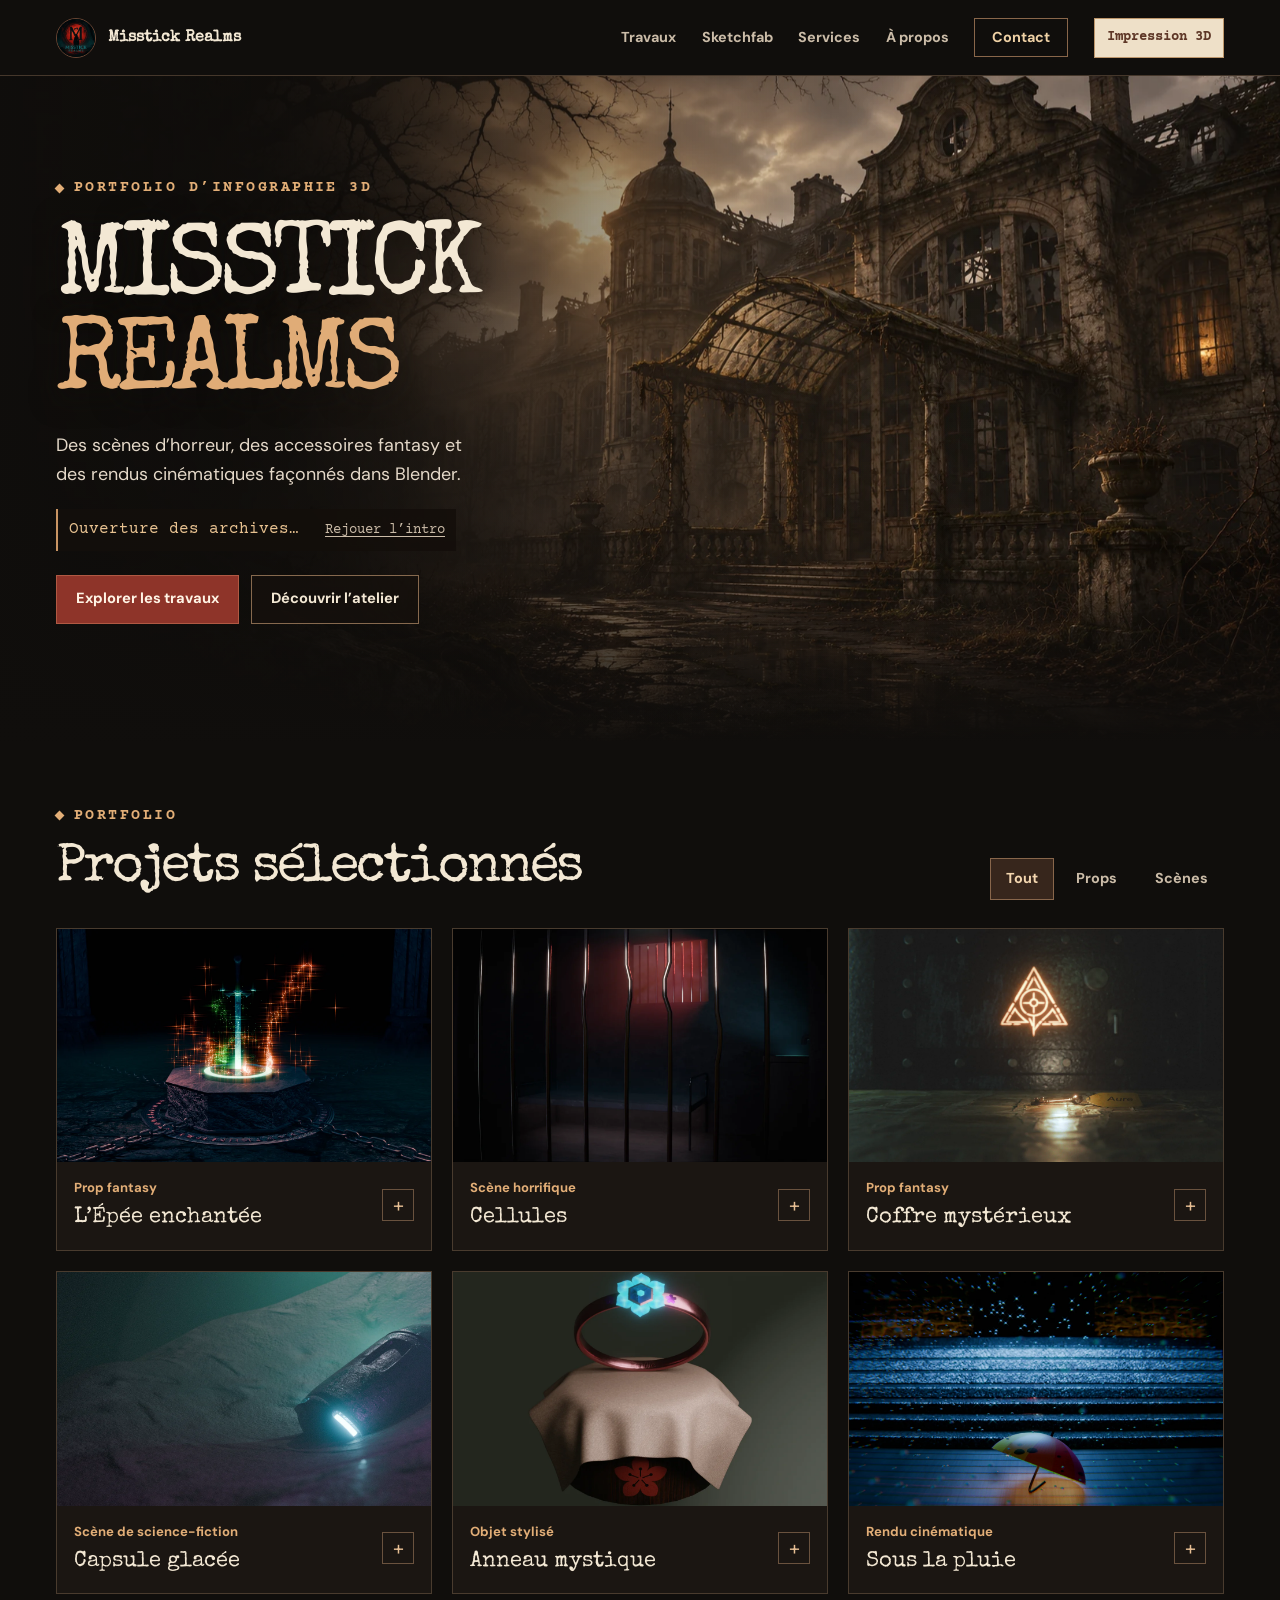
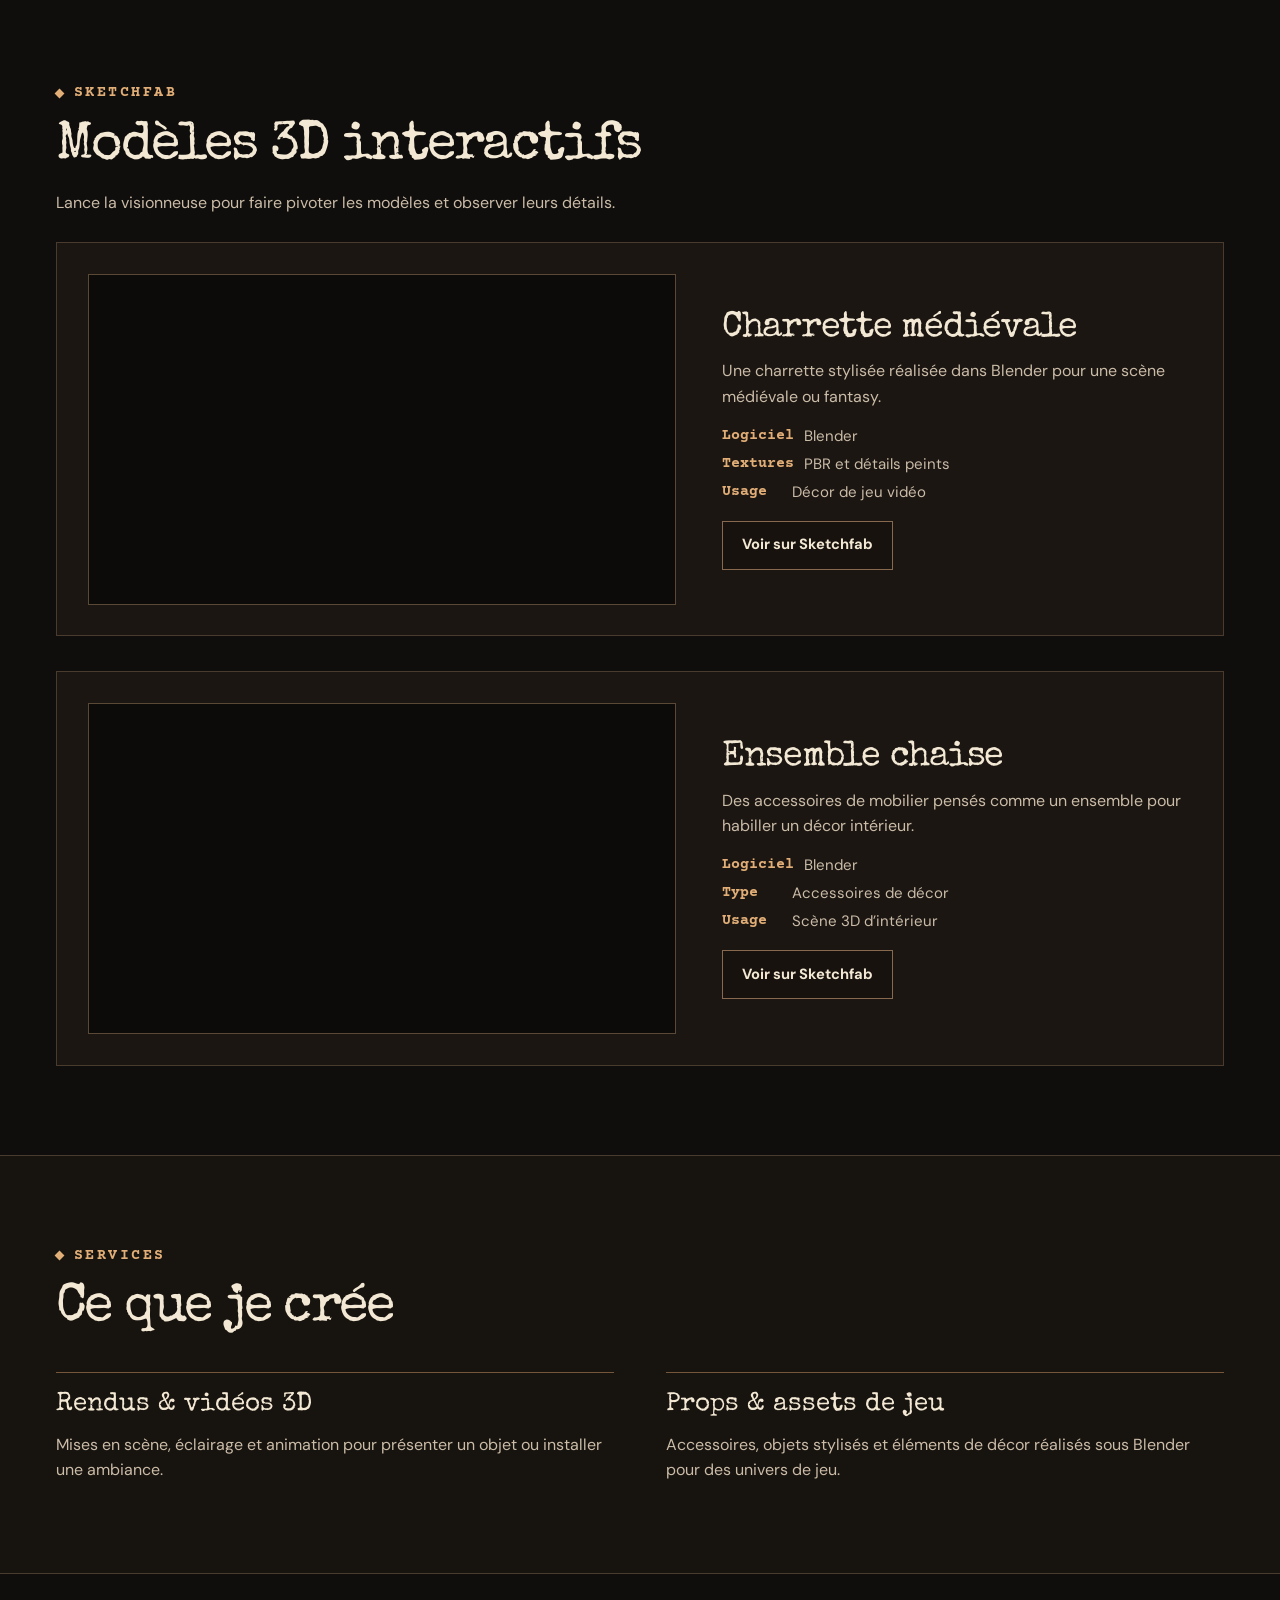
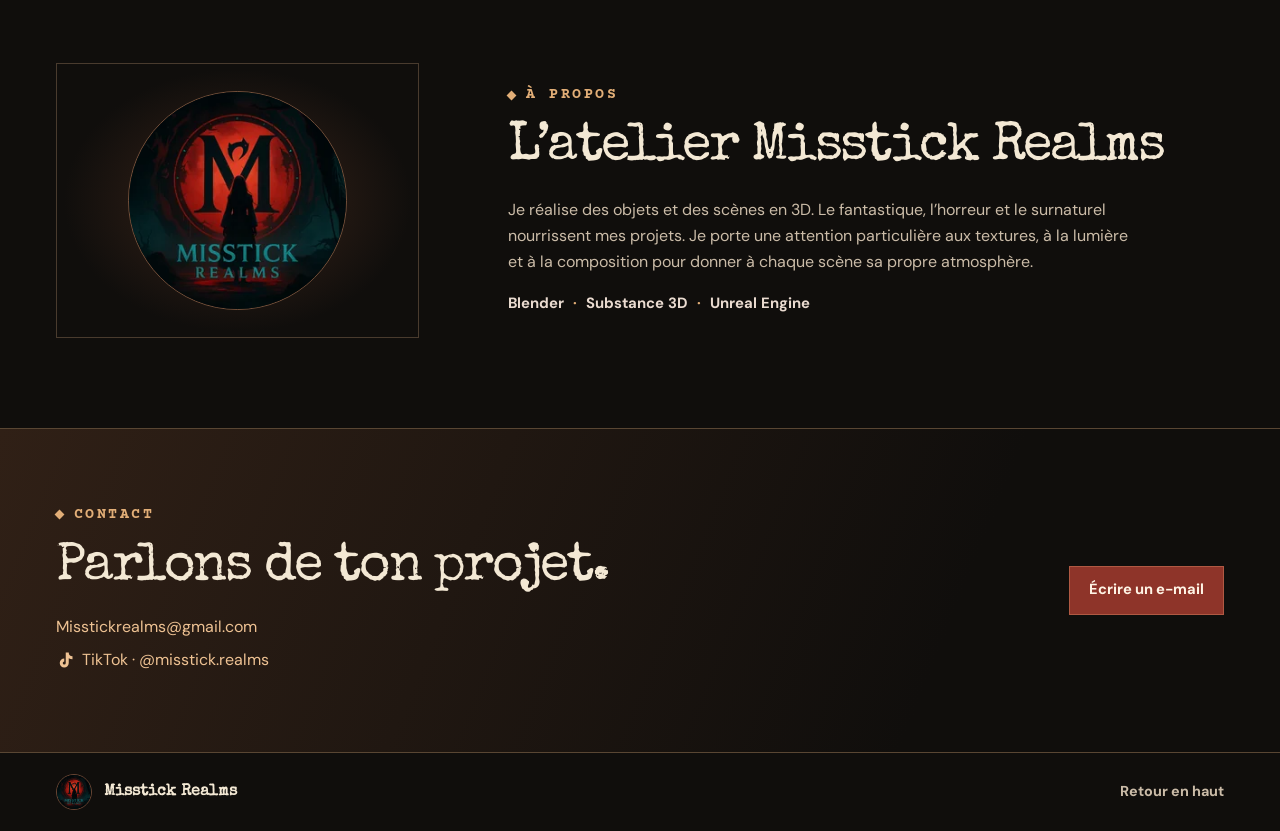
<file: index.html>
<!doctype html>
<html lang="fr">
<head>
  <meta charset="utf-8">
  <meta name="viewport" content="width=device-width, initial-scale=1">
  <meta name="theme-color" content="#100e0c">
  <meta name="description" content="Misstick Realms, portfolio d’infographie 3D. Props fantasy, assets de jeu, modèles interactifs et rendus cinématiques.">
  <title>Misstick Realms — Portfolio 3D</title>
  <link rel="icon" href="assets/logo.webp" type="image/webp">
  <link rel="preconnect" href="https://fonts.googleapis.com">
  <link rel="preconnect" href="https://fonts.gstatic.com" crossorigin>
  <link rel="stylesheet" href="https://fonts.googleapis.com/css2?family=Courier+Prime:wght@400;700&family=DM+Sans:wght@400;500;600;700&family=Special+Elite&display=swap">
  <link rel="stylesheet" href="styles.css">
  <script src="site.js" defer></script>
  <script src="atelier-motion.js" defer></script>
</head>
<body id="accueil">
  <a class="skip-link" href="#contenu">Aller au contenu</a>
  <header class="site-header">
    <div class="shell header-inner">
      <a class="brand" href="#accueil" aria-label="Misstick Realms, accueil">
        <img src="assets/logo.webp" width="40" height="40" alt="">
        <span>Misstick Realms</span>
      </a>
      <button class="menu-toggle" type="button" aria-expanded="false" aria-controls="navigation">Menu<span aria-hidden="true"></span></button>
      <nav id="navigation" class="site-nav" aria-label="Navigation principale">
        <a href="#travaux">Travaux</a>
        <a href="#sketchfab">Sketchfab</a>
        <a href="#services">Services</a>
        <a href="#atelier">À propos</a>
        <a class="nav-contact" href="#contact">Contact</a>
      </nav>
      <a class="print-tab" href="./impression-3d/index.html">Impression 3D</a>
    </div>
  </header>

  <main id="contenu">
    <section class="hero" aria-labelledby="hero-title">
      <img class="hero-art" src="assets/sanatorium.webp" alt="" width="1672" height="941" fetchpriority="high">
      <div class="shell hero-inner">
        <div class="hero-content">
          <p class="eyebrow"><span aria-hidden="true"></span>Portfolio d’infographie 3D</p>
          <h1 id="hero-title">Misstick <span>Realms</span></h1>
          <p class="hero-description">Des scènes d’horreur, des accessoires fantasy et des rendus cinématiques façonnés dans Blender.</p>
          <div class="intro-note">
            <p class="typed-message" data-typewriter>Ouverture des archives…</p>
            <button class="replay" type="button" data-replay hidden>Rejouer l’intro</button>
          </div>
          <div class="actions">
            <a class="button button-primary" href="#travaux">Explorer les travaux</a>
            <a class="button button-quiet" href="#atelier">Découvrir l’atelier</a>
          </div>
        </div>
      </div>
    </section>

    <section class="section portfolio" id="travaux" aria-labelledby="portfolio-title">
      <div class="shell">
        <div class="section-head" data-reveal>
          <div>
            <p class="eyebrow"><span aria-hidden="true"></span>Portfolio</p>
            <h2 id="portfolio-title">Projets sélectionnés</h2>
          </div>
          <div class="filters" role="group" aria-label="Filtrer les projets" hidden>
            <button type="button" data-filter="tout" aria-pressed="true">Tout</button>
            <button type="button" data-filter="prop" aria-pressed="false">Props</button>
            <button type="button" data-filter="scene" aria-pressed="false">Scènes</button>
          </div>
        </div>
        <p id="resultat" class="visually-hidden" role="status"></p>
        <div class="project-grid">
          <article class="project" data-category="prop" data-reveal>
            <a class="project-link" href="assets/epee.webp">
              <div class="project-media"><img src="assets/epee.webp" width="1440" height="810" alt="Épée et lueurs magiques au centre d’une salle sombre" loading="lazy"></div>
              <div class="project-caption"><div><p>Prop fantasy</p><h3>L’Épée enchantée</h3></div><span class="project-icon" aria-hidden="true">+</span></div>
            </a>
            <p class="project-description" hidden>Une épée fantasy mise en scène dans Blender. Des lueurs colorées éclairent la lame et le socle au milieu d’une salle obscure.</p>
          </article>
          <article class="project" data-category="scene" data-reveal>
            <a class="project-link" href="assets/cellules.webp">
              <div class="project-media"><img src="assets/cellules.webp" width="1440" height="810" alt="Barreaux de cellules baignés de lumière rouge et bleue" loading="lazy"></div>
              <div class="project-caption"><div><p>Scène horrifique</p><h3>Cellules</h3></div><span class="project-icon" aria-hidden="true">+</span></div>
            </a>
            <p class="project-description" hidden>Une scène qui laisse l’éclairage raconter l’espace. Les reflets sur les barreaux et la lumière rouge dessinent les seuls repères dans la pénombre.</p>
          </article>
          <article class="project" data-category="prop" data-reveal>
            <a class="project-link" href="assets/coffre.webp">
              <div class="project-media"><img src="assets/coffre.webp" width="1440" height="810" alt="Symbole doré lumineux sur la face d’un coffre sombre" loading="lazy"></div>
              <div class="project-caption"><div><p>Prop fantasy</p><h3>Coffre mystérieux</h3></div><span class="project-icon" aria-hidden="true">+</span></div>
            </a>
            <p class="project-description" hidden>Un accessoire fantasy éclairé par son propre symbole. Le motif doré se reflète sur le sol et attire le regard vers le coffre.</p>
          </article>
          <article class="project" data-category="scene" data-reveal>
            <a class="project-link" href="assets/capsule.webp">
              <div class="project-media"><img src="assets/capsule.webp" width="1440" height="810" alt="Capsule futuriste à la lumière bleue dans un paysage glacé" loading="lazy"></div>
              <div class="project-caption"><div><p>Scène de science-fiction</p><h3>Capsule glacée</h3></div><span class="project-icon" aria-hidden="true">+</span></div>
            </a>
            <p class="project-description" hidden>Une capsule isolée dans un paysage froid. Sa lumière bleue tranche avec le brouillard et révèle le relief autour d’elle.</p>
          </article>
          <article class="project" data-category="prop" data-reveal>
            <a class="project-link" href="assets/bague.webp">
              <div class="project-media"><img src="assets/bague.webp" width="1440" height="810" alt="Anneau métallique orné d’une pierre bleue lumineuse" loading="lazy"></div>
              <div class="project-caption"><div><p>Objet stylisé</p><h3>Anneau mystique</h3></div><span class="project-icon" aria-hidden="true">+</span></div>
            </a>
            <p class="project-description" hidden>Un anneau stylisé dont les reflets métalliques captent la lumière de la pierre bleue.</p>
          </article>
          <article class="project" data-category="scene" data-reveal>
            <a class="project-link" href="assets/parapluie.webp">
              <div class="project-media"><img src="assets/parapluie.webp" width="1440" height="810" alt="Parapluie coloré au pied d’un escalier mouillé" loading="lazy"></div>
              <div class="project-caption"><div><p>Rendu cinématique</p><h3>Sous la pluie</h3></div><span class="project-icon" aria-hidden="true">+</span></div>
            </a>
            <p class="project-description" hidden>Un parapluie aux couleurs chaudes devant un escalier éclairé en bleu. L’eau et les reflets lient le premier plan au décor.</p>
          </article>
        </div>
      </div>
    </section>

    <section class="section sketchfab" id="sketchfab" aria-labelledby="sketchfab-title">
      <div class="shell">
        <div data-reveal>
          <p class="eyebrow"><span aria-hidden="true"></span>Sketchfab</p>
          <h2 id="sketchfab-title">Modèles 3D interactifs</h2>
          <p class="sketchfab-intro">Lance la visionneuse pour faire pivoter les modèles et observer leurs détails.</p>
        </div>
        <div class="asset-list">
          <article class="asset-card" aria-labelledby="charrette-title">
            <iframe class="sketchfab-viewer" title="Charrette médiévale, modèle 3D interactif" src="https://sketchfab.com/models/15ff65707404481cab5d9d9989e6b5a0/embed" width="640" height="360" loading="lazy" allow="autoplay; fullscreen; xr-spatial-tracking" allowfullscreen></iframe>
            <div class="asset-info">
              <h3 id="charrette-title">Charrette médiévale</h3>
              <p>Une charrette stylisée réalisée dans Blender pour une scène médiévale ou fantasy.</p>
              <dl class="asset-details">
                <div><dt>Logiciel</dt><dd>Blender</dd></div>
                <div><dt>Textures</dt><dd>PBR et détails peints</dd></div>
                <div><dt>Usage</dt><dd>Décor de jeu vidéo</dd></div>
              </dl>
              <a class="button button-quiet" href="https://sketchfab.com/3d-models/misstick-charrette-15ff65707404481cab5d9d9989e6b5a0" aria-label="Voir la charrette médiévale sur Sketchfab">Voir sur Sketchfab</a>
            </div>
          </article>
          <article class="asset-card" aria-labelledby="chaise-title">
            <iframe class="sketchfab-viewer" title="Ensemble chaise, modèle 3D interactif" src="https://sketchfab.com/models/a83287da28b44d74a37ad2fe98fa6711/embed" width="640" height="360" loading="lazy" allow="autoplay; fullscreen; xr-spatial-tracking" allowfullscreen></iframe>
            <div class="asset-info">
              <h3 id="chaise-title">Ensemble chaise</h3>
              <p>Des accessoires de mobilier pensés comme un ensemble pour habiller un décor intérieur.</p>
              <dl class="asset-details">
                <div><dt>Logiciel</dt><dd>Blender</dd></div>
                <div><dt>Type</dt><dd>Accessoires de décor</dd></div>
                <div><dt>Usage</dt><dd>Scène 3D d’intérieur</dd></div>
              </dl>
              <a class="button button-quiet" href="https://sketchfab.com/3d-models/ensemble-chaise-bou-a83287da28b44d74a37ad2fe98fa6711" aria-label="Voir l’ensemble chaise sur Sketchfab">Voir sur Sketchfab</a>
            </div>
          </article>
        </div>
      </div>
    </section>

    <section class="section services" id="services" aria-labelledby="services-title">
      <div class="shell">
        <p class="eyebrow"><span aria-hidden="true"></span>Services</p>
        <h2 id="services-title">Ce que je crée</h2>
        <dl class="service-list" data-reveal>
          <div><dt>Rendus &amp; vidéos 3D</dt><dd>Mises en scène, éclairage et animation pour présenter un objet ou installer une ambiance.</dd></div>
          <div><dt>Props &amp; assets de jeu</dt><dd>Accessoires, objets stylisés et éléments de décor réalisés sous Blender pour des univers de jeu.</dd></div>
        </dl>
      </div>
    </section>

    <section class="section about" id="atelier" aria-labelledby="about-title">
      <div class="shell about-inner" data-reveal>
        <div class="about-mark"><img src="assets/logo.webp" width="240" height="240" alt="Emblème Misstick Realms" loading="lazy"></div>
        <div>
          <p class="eyebrow"><span aria-hidden="true"></span>À propos</p>
          <h2 id="about-title">L’atelier Misstick Realms</h2>
          <p>Je réalise des objets et des scènes en 3D. Le fantastique, l’horreur et le surnaturel nourrissent mes projets. Je porte une attention particulière aux textures, à la lumière et à la composition pour donner à chaque scène sa propre atmosphère.</p>
          <p class="tools">Blender <span aria-hidden="true">·</span> Substance 3D <span aria-hidden="true">·</span> Unreal Engine</p>
        </div>
      </div>
    </section>

    <section class="contact" id="contact" aria-labelledby="contact-title">
      <div class="shell contact-inner">
        <div>
          <p class="eyebrow"><span aria-hidden="true"></span>Contact</p>
          <h2 id="contact-title">Parlons de ton projet.</h2>
          <a class="email" href="mailto:Misstickrealms@gmail.com">Misstickrealms@gmail.com</a>
          <a class="tiktok-link" href="https://www.tiktok.com/@misstick.realms" target="_blank" rel="noopener">
            <svg width="18" height="18" viewBox="0 0 24 24" fill="currentColor" aria-hidden="true" focusable="false"><path d="M13 2h4a5 5 0 0 0 5 5v4a9 9 0 0 1-5-1.5V16a6 6 0 1 1-6-6v4a2 2 0 1 0 2 2V2Z"/></svg>
            <span>TikTok · @misstick.realms</span>
          </a>
        </div>
        <a class="button button-primary" href="mailto:Misstickrealms@gmail.com?subject=Projet%203D%20%E2%80%94%20Misstick%20Realms">Écrire un e-mail</a>
      </div>
    </section>
  </main>

  <footer class="site-footer">
    <div class="shell footer-inner">
      <a class="brand" href="#accueil"><img src="assets/logo.webp" width="36" height="36" alt=""><span>Misstick Realms</span></a>
      <a href="#accueil">Retour en haut</a>
    </div>
  </footer>

  <dialog class="project-dialog" aria-labelledby="detail-title">
    <div class="detail-toolbar"><button class="detail-close" type="button" aria-label="Fermer le projet" autofocus>×</button></div>
    <img class="detail-image" alt="">
    <div class="detail-copy">
      <p class="eyebrow" id="detail-category"></p>
      <h2 id="detail-title"></h2>
      <p id="detail-description"></p>
    </div>
  </dialog>
</body>
</html>
</file>
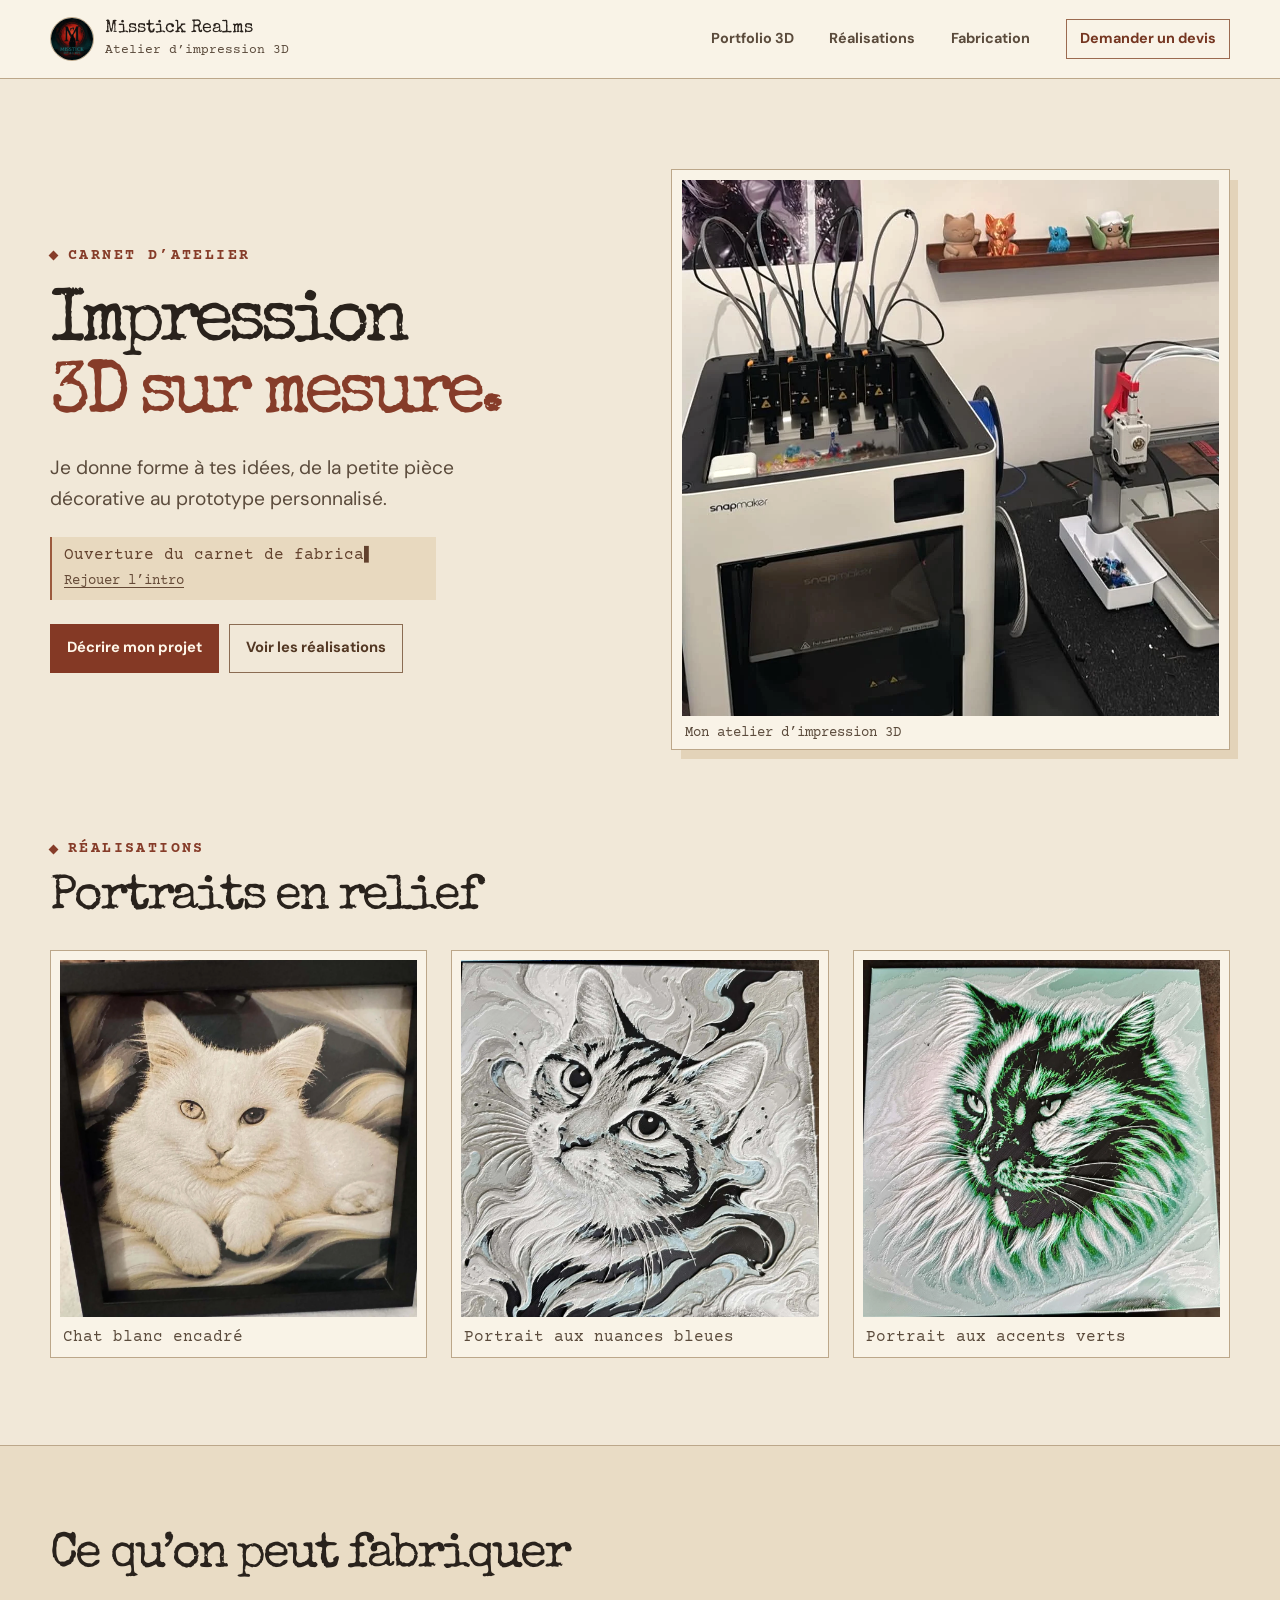
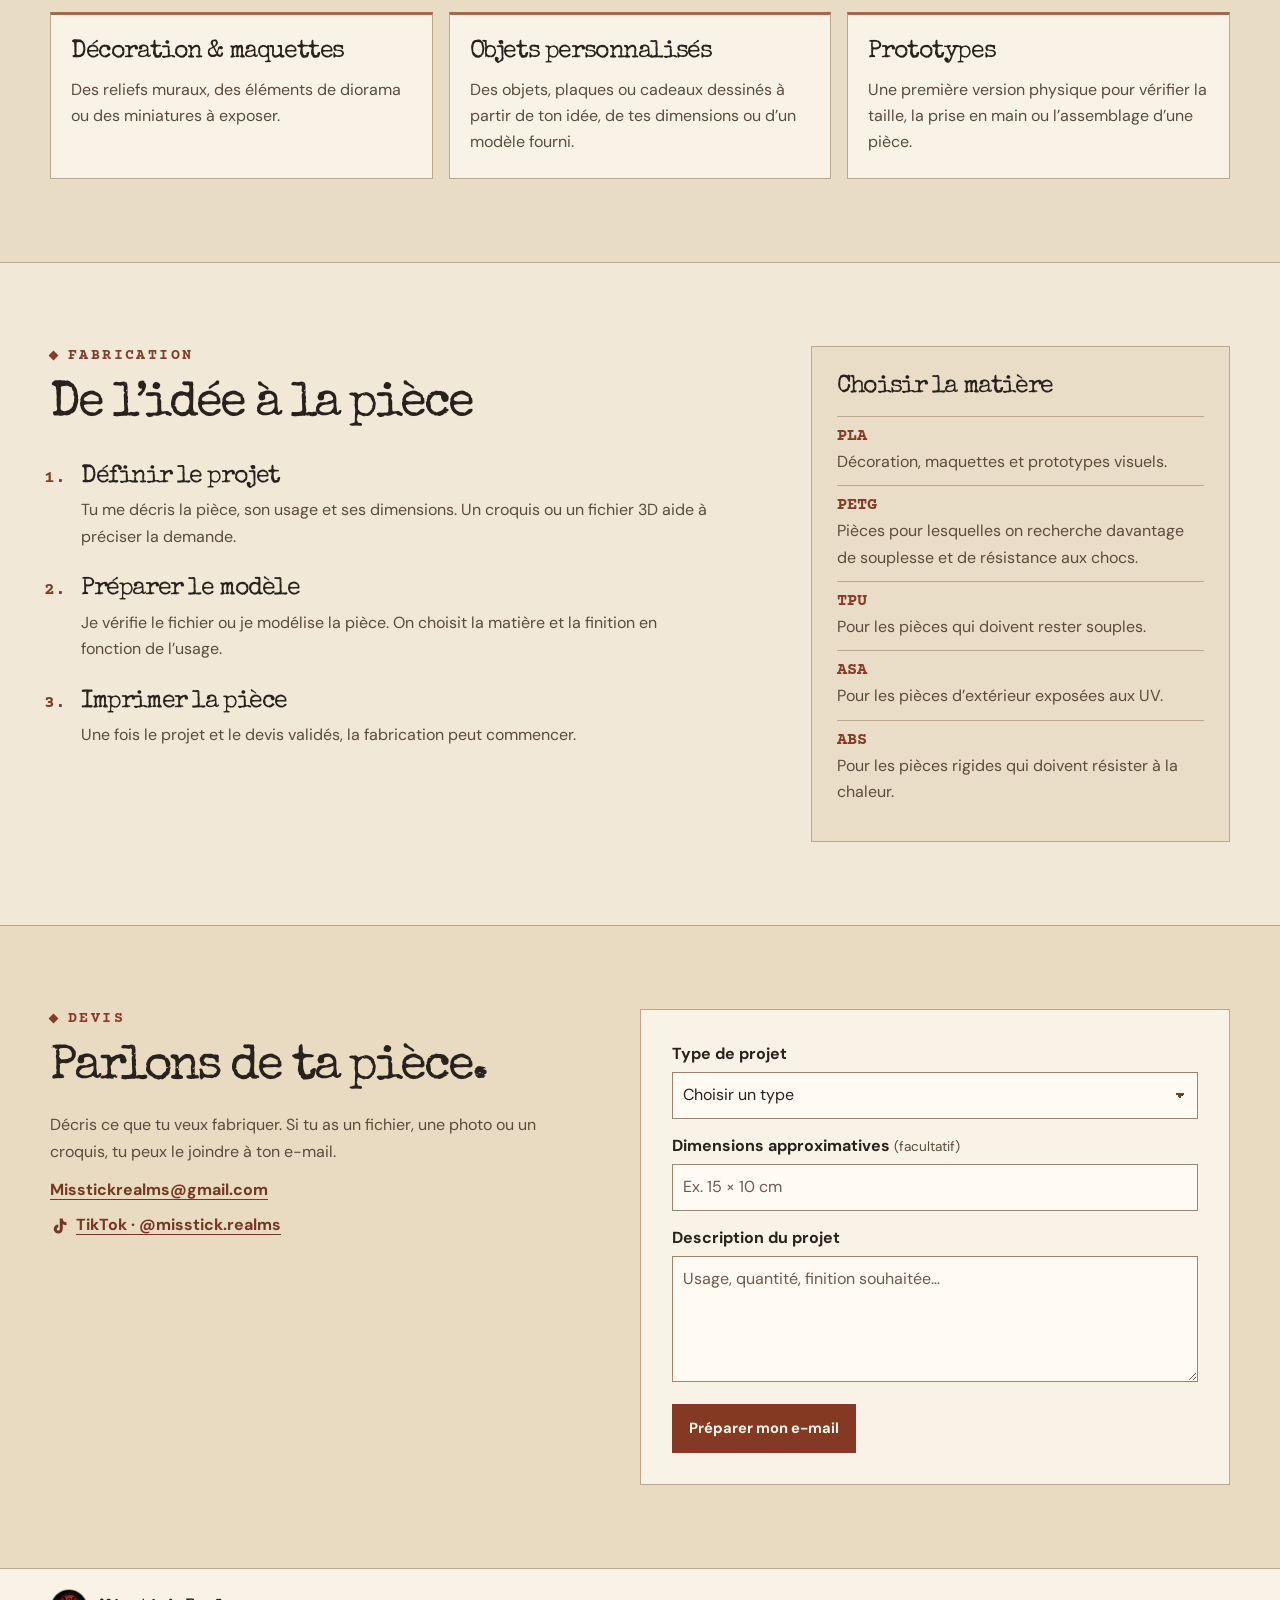
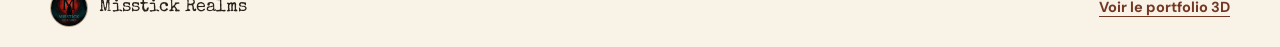
<file: impression-3d/index.html>
<!doctype html>
<html lang="fr">
<head>
  <meta charset="utf-8">
  <meta name="viewport" content="width=device-width, initial-scale=1">
  <meta name="theme-color" content="#f0e5d0">
  <meta name="description" content="Atelier d’impression 3D Misstick Realms. Pièces décoratives, prototypes et objets personnalisés, du modèle numérique à l’objet.">
  <title>Misstick Realms — Impression 3D sur mesure</title>
  <link rel="icon" href="assets/logo.webp" type="image/webp">
  <link rel="preconnect" href="https://fonts.googleapis.com">
  <link rel="preconnect" href="https://fonts.gstatic.com" crossorigin>
  <link rel="stylesheet" href="https://fonts.googleapis.com/css2?family=Courier+Prime:wght@400;700&family=DM+Sans:wght@400;500;600;700&family=Special+Elite&display=swap">
  <link rel="stylesheet" href="styles.css">
  <script src="atelier-motion.js" defer></script>
  <script src="quote.js" defer></script>
</head>
<body id="accueil">
  <a class="skip-link" href="#contenu">Aller au contenu</a>
  <header class="header">
    <div class="shell header-inner">
      <a class="brand" href="#accueil">
        <img src="assets/logo.webp" width="44" height="44" alt="">
        <span>Misstick Realms <small>Atelier d’impression 3D</small></span>
      </a>
      <nav aria-label="Navigation principale">
        <a href="../index.html">Portfolio 3D</a>
        <a href="#realisations">Réalisations</a>
        <a href="#fabrication">Fabrication</a>
        <a class="nav-quote" href="#devis">Demander un devis</a>
      </nav>
    </div>
  </header>

  <main id="contenu">
    <section class="shell hero" aria-labelledby="hero-title">
      <div class="hero-copy">
        <p class="eyebrow">Carnet d’atelier</p>
        <h1 id="hero-title">Impression <span>3D sur mesure.</span></h1>
        <p class="lead">Je donne forme à tes idées, de la petite pièce décorative au prototype personnalisé.</p>
        <div class="intro-note">
          <p class="typed-message" data-typewriter>Ouverture du carnet de fabrication…</p>
          <button class="replay" type="button" hidden data-replay>Rejouer l’intro</button>
        </div>
        <div class="actions">
          <a class="button button-primary" href="#devis">Décrire mon projet</a>
          <a class="button button-outline" href="#realisations">Voir les réalisations</a>
        </div>
      </div>
      <figure class="hero-photo">
        <div><img src="assets/atelier-imprimantes.webp" width="1040" height="1848" fetchpriority="high" alt="Deux imprimantes 3D sur l’établi, sous une étagère de petites figurines colorées"></div>
        <figcaption>Mon atelier d’impression 3D</figcaption>
      </figure>
    </section>

    <section class="shell gallery" id="realisations" aria-labelledby="gallery-title">
      <p class="eyebrow">Réalisations</p>
      <h2 id="gallery-title">Portraits en relief</h2>
      <div class="gallery-grid" data-reveal>
        <figure class="gallery-print">
          <div class="print-photo">
            <img src="assets/portrait-chat-encadre.webp" width="1200" height="1600" alt="Portrait en relief d’un chat blanc aux yeux de couleurs différentes, dans un cadre noir" loading="lazy">
          </div>
          <figcaption>Chat blanc encadré</figcaption>
        </figure>
        <figure class="gallery-print">
          <div class="print-photo print-photo-blue">
            <img src="assets/portrait-chat-bleu.webp" width="1200" height="1600" alt="Portrait de chat tigré en relief, avec des touches bleu pâle" loading="lazy">
          </div>
          <figcaption>Portrait aux nuances bleues</figcaption>
        </figure>
        <figure class="gallery-print">
          <div class="print-photo print-photo-green">
            <img src="assets/portrait-chat-vert.webp" width="1200" height="1600" alt="Portrait de chat en relief, en vert, blanc et noir" loading="lazy">
          </div>
          <figcaption>Portrait aux accents verts</figcaption>
        </figure>
      </div>
    </section>

    <section class="section works" id="creations" aria-labelledby="works-title">
      <div class="shell">
        <h2 id="works-title" data-reveal>Ce qu’on peut fabriquer</h2>
        <div class="works-grid">
          <article data-reveal>
            <h3>Décoration &amp; maquettes</h3>
            <p>Des reliefs muraux, des éléments de diorama ou des miniatures à exposer.</p>
          </article>
          <article data-reveal>
            <h3>Objets personnalisés</h3>
            <p>Des objets, plaques ou cadeaux dessinés à partir de ton idée, de tes dimensions ou d’un modèle fourni.</p>
          </article>
          <article data-reveal>
            <h3>Prototypes</h3>
            <p>Une première version physique pour vérifier la taille, la prise en main ou l’assemblage d’une pièce.</p>
          </article>
        </div>
      </div>
    </section>

    <section class="section" id="fabrication" aria-labelledby="process-title">
      <div class="shell process">
        <div>
          <p class="eyebrow">Fabrication</p>
          <h2 id="process-title">De l’idée à la pièce</h2>
          <ol class="steps" data-reveal>
            <li><h3>Définir le projet</h3><p>Tu me décris la pièce, son usage et ses dimensions. Un croquis ou un fichier 3D aide à préciser la demande.</p></li>
            <li><h3>Préparer le modèle</h3><p>Je vérifie le fichier ou je modélise la pièce. On choisit la matière et la finition en fonction de l’usage.</p></li>
            <li><h3>Imprimer la pièce</h3><p>Une fois le projet et le devis validés, la fabrication peut commencer.</p></li>
          </ol>
        </div>
        <aside class="material-note" data-reveal aria-labelledby="materials-title">
          <h3 id="materials-title">Choisir la matière</h3>
          <dl>
            <div><dt>PLA</dt><dd>Décoration, maquettes et prototypes visuels.</dd></div>
            <div><dt>PETG</dt><dd>Pièces pour lesquelles on recherche davantage de souplesse et de résistance aux chocs.</dd></div>
            <div><dt>TPU</dt><dd>Pour les pièces qui doivent rester souples.</dd></div>
            <div><dt>ASA</dt><dd>Pour les pièces d’extérieur exposées aux UV.</dd></div>
            <div><dt>ABS</dt><dd>Pour les pièces rigides qui doivent résister à la chaleur.</dd></div>
          </dl>
        </aside>
      </div>
    </section>

    <section class="section quote" id="devis" aria-labelledby="quote-title">
      <div class="shell quote-layout">
        <div>
          <p class="eyebrow">Devis</p>
          <h2 id="quote-title">Parlons de ta pièce.</h2>
          <p>Décris ce que tu veux fabriquer. Si tu as un fichier, une photo ou un croquis, tu peux le joindre à ton e-mail.</p>
          <div class="contact-links">
            <a class="text-link" href="mailto:Misstickrealms@gmail.com">Misstickrealms@gmail.com</a>
            <a class="text-link tiktok-link" href="https://www.tiktok.com/@misstick.realms" target="_blank" rel="noopener">
              <svg width="18" height="18" viewBox="0 0 24 24" fill="currentColor" aria-hidden="true" focusable="false"><path d="M13 2h4a5 5 0 0 0 5 5v4a9 9 0 0 1-5-1.5V16a6 6 0 1 1-6-6v4a2 2 0 1 0 2 2V2Z"/></svg>
              <span>TikTok · @misstick.realms</span>
            </a>
          </div>
        </div>
        <form id="quote-form" class="quote-form" hidden>
          <div>
            <label for="kind">Type de projet</label>
            <select id="kind" name="kind" required>
              <option value="">Choisir un type</option>
              <option>Décoration ou maquette</option>
              <option>Objet personnalisé</option>
              <option>Prototype</option>
              <option>Autre</option>
            </select>
          </div>
          <div>
            <label for="size">Dimensions approximatives <span>(facultatif)</span></label>
            <input id="size" name="size" type="text" maxlength="120" placeholder="Ex. 15 × 10 cm">
          </div>
          <div>
            <label for="description">Description du projet</label>
            <textarea id="description" name="description" rows="4" maxlength="1600" required placeholder="Usage, quantité, finition souhaitée…"></textarea>
          </div>
          <button class="button button-primary" type="submit">Préparer mon e-mail</button>
          <div class="draft" id="draft" hidden>
            <label for="draft-text">Brouillon de la demande</label>
            <textarea id="draft-text" rows="7" readonly></textarea>
            <a class="text-link" id="open-mail" href="mailto:Misstickrealms@gmail.com">Ouvrir dans ma messagerie</a>
            <p>Tu peux aussi copier le brouillon ci-dessus.</p>
          </div>
        </form>
      </div>
    </section>
  </main>

  <footer class="footer">
    <div class="shell footer-inner">
      <a class="brand" href="#accueil">
        <img src="assets/logo.webp" width="38" height="38" alt="">
        <span>Misstick Realms</span>
      </a>
      <a class="text-link" href="../index.html">Voir le portfolio 3D</a>
    </div>
  </footer>
</body>
</html>
</file>
<file: styles.css>
:root {
  color-scheme: dark;
  --background: #100e0c;
  --panel: #1b1612;
  --text: #f3e8d4;
  --muted: #cbbca8;
  --accent: #e2ae77;
  --line: #493b2e;
  --display: "Special Elite", "Courier New", monospace;
  --mono: "Courier Prime", "Courier New", monospace;
  --body: "DM Sans", system-ui, sans-serif;
}

*, *::before, *::after { box-sizing: border-box; }
body {
  margin: 0;
  background: var(--background);
  color: var(--text);
  font: 1rem/1.6 var(--body);
}
img { display: block; max-width: 100%; }
a { color: inherit; text-decoration: none; }
button { font: inherit; color: inherit; cursor: pointer; }
p, h1, h2, h3, dl, dd { margin: 0; }
[hidden] { display: none !important; }
:focus-visible { outline: 2px solid var(--accent); outline-offset: 5px; }

.shell { width: min(100% - 112px, 1248px); margin-inline: auto; }
.skip-link {
  position: fixed;
  z-index: 10;
  inset: 12px auto auto 12px;
  transform: translateY(-180%);
  padding: 10px 18px;
  background: var(--text);
  color: var(--background);
}
.skip-link:focus { transform: translateY(0); }
.visually-hidden {
  position: absolute;
  width: 1px;
  height: 1px;
  overflow: hidden;
  clip-path: inset(50%);
  white-space: nowrap;
}

.site-header { position: relative; z-index: 2; background: #100e0c; border-bottom: 1px solid #45372b; }
.footer-inner { display: flex; justify-content: space-between; align-items: center; gap: 24px; }
.header-inner {
  display: grid;
  grid-template-columns: auto minmax(0, 1fr) auto;
  align-items: center;
  gap: clamp(12px, 2vw, 32px);
  min-height: 75px;
}
.brand { display: inline-flex; align-items: center; gap: 12px; font: 700 1rem/1.25 var(--display); }
.brand img {
  border-radius: 50%;
  border: 1px solid #694533;
  object-fit: cover;
  object-position: center 42%;
  flex: none;
}
.site-nav { display: flex; gap: clamp(15px, 2vw, 31px); align-items: center; justify-content: flex-end; }
.site-nav a, .footer-inner > a:last-child { color: var(--muted); font-size: .9rem; font-weight: 700; }
.site-nav a:hover, .footer-inner > a:last-child:hover { color: var(--text); }
.site-nav .nav-contact {
  padding: 7px 17px;
  border: 1px solid #89664a;
  color: #efd1a5;
}
.site-nav .nav-contact:hover { border-color: var(--accent); }
.print-tab {
  display: inline-flex;
  align-items: center;
  justify-content: center;
  min-height: 40px;
  padding: 6px 12px;
  border: 1px solid #bd966b;
  background: #eee0c8;
  color: #5e3727;
  font: 700 .9rem/1.15 var(--mono);
  white-space: nowrap;
}
.print-tab:hover { background: #fff2da; border-color: #f4ba7f; }
.menu-toggle { display: none; }

.hero {
  position: relative;
  display: grid;
  align-items: center;
  isolation: isolate;
  min-height: clamp(640px, 52vw, 780px);
  overflow: hidden;
  background: #211a14;
}
.hero-art, .hero::after { position: absolute; inset: 0; width: 100%; height: 100%; z-index: -1; }
.hero-art {
  object-fit: cover;
  object-position: 66% 45%;
  animation: approach 4.8s cubic-bezier(.18,.67,.25,1) both;
}
@keyframes approach { from { transform: scale(1.055); } to { transform: scale(1); } }
.hero::after {
  content: "";
  background: linear-gradient(90deg, #100e0cf0, #100e0cbd 26%, #100e0c28 62%, transparent 78%),
    linear-gradient(0deg, var(--background), #100e0c54 23%, transparent 56%);
}
.hero-inner { padding-block: 52px 68px; }
.hero-content { max-width: 660px; }
.eyebrow {
  display: flex;
  align-items: center;
  gap: 11px;
  color: var(--accent);
  font-family: var(--mono);
  font-size: .91rem;
  font-weight: 700;
  letter-spacing: .17em;
  line-height: 1.38;
  text-transform: uppercase;
}
.eyebrow span {
  width: 7px;
  height: 7px;
  flex: none;
  transform: rotate(45deg);
  background: currentColor;
}
h1, h2, h3, dt { font-family: var(--display); }
h1 {
  margin: 27px 0 16px;
  font-size: clamp(4.25rem, 8.15vw, 8.1rem);
  font-weight: 400;
  line-height: .91;
  letter-spacing: -.075em;
  text-transform: uppercase;
  text-shadow: 0 6px 30px #100e0c;
}
h1 span { display: block; color: #e0ac77; }
.hero-description { max-width: 440px; color: #e4d8c8; font-size: clamp(1rem, 1.4vw, 1.16rem); }
.intro-note {
  display: flex;
  flex-wrap: wrap;
  align-items: baseline;
  gap: 3px 16px;
  width: fit-content;
  margin-top: 21px;
  padding: 8px 11px 7px;
  border-left: 2px solid #c89463;
  background: #130f0bd9;
  color: #e8c291;
  font: 1rem/1.4 var(--mono);
}
.typed-message { min-height: 1.4em; }
.typed-message[data-message] { display: grid; }
.typed-message[data-message]::before { content: attr(data-message) "\00a0"; visibility: hidden; grid-area: 1 / 1; }
.typed-message span[aria-hidden] { grid-area: 1 / 1; }
.typed-message span[aria-hidden]::after { color: currentColor; content: "\00a0 "; }
.typed-message.is-typing span[aria-hidden]::after { content: "▌"; animation: caret .62s step-end 3; }
.replay { padding: 3px 0; border: 0; background: none; color: var(--muted); font-size: .9rem; text-decoration: underline; text-underline-offset: 3px; }
.replay:hover { color: var(--text); }
@keyframes caret { 50% { opacity: 0; } }
.revealed { animation: develop .48s ease-out both; }
@keyframes develop { from { opacity: .7; transform: translateY(9px); } to { opacity: 1; transform: translateY(0); } }
.actions { display: flex; flex-wrap: wrap; gap: 12px; margin-top: 24px; }
.button {
  display: inline-flex;
  min-height: 49px;
  justify-content: center;
  align-items: center;
  padding: 11px 19px;
  border: 1px solid transparent;
  font-size: .92rem;
  font-weight: 700;
  line-height: 1.2;
  transition: background .2s, border-color .2s;
}
.button-primary { background: #8e3429; border-color: #b05943; color: #fff4e5; }
.button-primary:hover { background: #a24736; border-color: #d28359; }
.button-quiet { background: #17110dbb; border-color: #86694e; }
.button-quiet:hover { background: #39251b; border-color: var(--accent); }

.section { padding-block: clamp(62px, 7vw, 107px); }
.portfolio { padding-top: clamp(39px, 5vw, 73px); }
.section-head { display: flex; flex-wrap: wrap; gap: 20px 32px; align-items: end; justify-content: space-between; }
h2 { margin-top: 12px; font-size: clamp(2rem, 4.25vw, 3.8rem); font-weight: 400; line-height: 1.14; letter-spacing: -.047em; }
.filters { display: flex; flex-wrap: wrap; gap: 6px; }
.filters button {
  min-height: 42px;
  padding: 6px 15px;
  background: transparent;
  border: 1px solid transparent;
  color: var(--muted);
  font-size: .9rem;
  font-weight: 700;
}
.filters button:hover { color: var(--text); border-color: var(--line); }
.filters button[aria-pressed="true"] { color: #f3d6af; background: #37261c; border-color: #88664b; }
.project-grid { display: grid; grid-template-columns: repeat(3, minmax(0, 1fr)); gap: 20px; margin-top: 28px; }
.project { min-width: 0; }
.project-link {
  display: grid;
  height: 100%;
  grid-template-rows: auto 1fr;
  background: var(--panel);
  border: 1px solid var(--line);
  transition: border-color .2s;
}
.project-link:hover { border-color: #aa815d; }
.project-media { overflow: hidden; aspect-ratio: 16 / 10; background: #1d1b18; }
.project-media img { width: 100%; height: 100%; object-fit: cover; transition: transform .35s; }
.project-link:hover .project-media img { transform: scale(1.045); }
.project-caption { display: flex; align-items: center; justify-content: space-between; gap: 10px; padding: 15px 17px 18px; }
.project-caption p { color: var(--accent); font-size: .82rem; font-weight: 700; }
.project-caption h3 { margin-top: 6px; font-size: clamp(1.07rem, 1.75vw, 1.5rem); font-weight: 400; line-height: 1.22; }
.project-icon {
  display: grid;
  place-items: center;
  min-width: 32px;
  height: 32px;
  border: 1px solid #6a523e;
  color: #e7bf94;
  font-size: 1.25rem;
  line-height: 1;
}
.sketchfab { padding-top: 0; }
.sketchfab-intro { margin-top: 12px; color: var(--muted); }
.asset-list { display: grid; gap: clamp(18px, 3vw, 35px); margin-top: 27px; }
.asset-card {
  display: grid;
  grid-template-columns: minmax(0, 1.25fr) minmax(0, 1fr);
  align-items: center;
  gap: clamp(18px, 3.6vw, 51px);
  padding: clamp(13px, 2.4vw, 31px);
  border: 1px solid var(--line);
  background: var(--panel);
}
.sketchfab-viewer { display: block; width: 100%; height: auto; aspect-ratio: 16 / 9; border: 1px solid #5b4938; background: #0d0b09; }
.asset-info h3 { font-size: clamp(1.5rem, 2.8vw, 2.45rem); font-weight: 400; line-height: 1.16; letter-spacing: -.035em; }
.asset-info > p { margin-top: 8px; color: var(--muted); }
.asset-details { display: grid; gap: 4px; margin-top: 14px; }
.asset-details > div { display: flex; flex-wrap: wrap; column-gap: 10px; }
.asset-details dt { min-width: 60px; color: var(--accent); font: 700 .94rem/1.6 var(--mono); }
.asset-details dd { color: var(--muted); font-size: .94rem; }
.asset-info .button { margin-top: 17px; }

.services { background: #17130f; border-block: 1px solid var(--line); }
.service-list { display: grid; grid-template-columns: repeat(2, minmax(0, 1fr)); gap: clamp(20px, 4vw, 52px); margin-top: 32px; }
.service-list > div { border-top: 1px solid #76563b; padding-top: 17px; }
.service-list dt { font-size: clamp(1.2rem, 2vw, 1.65rem); font-weight: 400; line-height: 1.25; }
.service-list dd { margin-top: 10px; color: var(--muted); }
.about-inner { display: grid; grid-template-columns: minmax(165px, .75fr) minmax(0, 1.48fr); align-items: center; gap: clamp(25px, 7vw, 100px); }
.about-mark { display: grid; min-height: 275px; place-items: center; border: 1px solid var(--line); background: radial-gradient(ellipse, #3b251a, var(--background) 68%); }
.about-mark img { width: min(62%, 219px); height: auto; border: 1px solid #74513b; border-radius: 50%; }
.about h2 + p { margin-top: 18px; max-width: 620px; color: var(--muted); }
.about .tools { margin-top: 18px; color: #eadbd0; font-size: .93rem; font-weight: 700; }
.tools span { color: var(--accent); padding-inline: 5px; }
.contact { padding-block: clamp(42px, 6vw, 76px); border-block: 1px solid #594633; background: linear-gradient(112deg, #302016, var(--background) 73%); }
.contact-inner { display: flex; flex-wrap: wrap; align-items: center; justify-content: space-between; gap: 22px; }
.email, .tiktok-link { color: #eec293; overflow-wrap: anywhere; }
.email { display: inline-block; margin-top: 15px; }
.tiktok-link { display: flex; align-items: center; gap: .5rem; width: fit-content; min-height: 2rem; margin-top: 4px; }
.tiktok-link svg { flex: none; }
.email:hover, .tiktok-link:hover { color: #fff1d8; }
.tiktok-link:hover { text-decoration: underline; text-underline-offset: 4px; }
.site-footer { padding-block: 21px; }

.project-dialog {
  position: fixed;
  width: min(900px, 100% - 28px);
  max-height: 91dvh;
  padding: 0;
  border: 1px solid #856746;
  background: var(--panel);
  color: var(--text);
}
.project-dialog::backdrop { background: #080604e6; }
.detail-toolbar { display: flex; justify-content: flex-end; padding: 7px 10px; }
.detail-close { width: 44px; height: 44px; font-size: 1.65rem; line-height: 1; background: #332318; border: 1px solid #846045; }
.detail-close:hover { background: #5a3e2b; }
.detail-image { width: 100%; max-height: 54dvh; object-fit: contain; background: #0e0b08; }
.detail-copy { padding: 19px 24px 26px; }
.detail-copy h2 { font-size: clamp(1.5rem, 4vw, 2.7rem); }
.detail-copy h2 + p { margin-top: 8px; color: var(--muted); }

@media (max-width: 950px) {
  .shell { width: min(100% - 64px, 1248px); }
  .project-grid { gap: 14px; }
}
@media (max-width: 840px) {
  .shell { width: min(100% - 36px, 1248px); }
  .header-inner { min-height: 66px; grid-template-columns: minmax(0, 1fr) auto auto; gap: 8px; }
  .header-inner .brand { grid-column: 1; grid-row: 1; }
  .header-inner .print-tab { grid-column: 3; grid-row: 1; }
  .is-enhanced .menu-toggle {
    display: inline-flex;
    grid-column: 2;
    grid-row: 1;
    align-items: center;
    gap: 8px;
    min-height: 42px;
    padding: 5px 10px;
    border: 1px solid #86694e;
    background: #21180f;
    font-size: .88rem;
    font-weight: 700;
  }
  .menu-toggle span { width: 12px; height: 7px; border-block: 1px solid currentColor; }
  .site-nav { grid-column: 1 / -1; justify-content: flex-start; flex-wrap: wrap; gap: 9px 20px; padding-bottom: 13px; }
  .is-enhanced .site-nav { display: none; }
  .is-enhanced .site-nav.is-open { display: flex; }
  .hero { min-height: 640px; align-items: end; }
  .hero-inner { padding-block: 160px 56px; }
  .hero-art { object-position: 72% 30%; }
  .hero::after {
    background: linear-gradient(0deg, var(--background) 2%, #100e0ce5 31%, #100e0c24 86%),
      linear-gradient(90deg, #100e0cba, transparent 85%);
  }
  h1 { font-size: clamp(3.25rem, 11vw, 6rem); }
  .project-grid { grid-template-columns: repeat(2, minmax(0, 1fr)); }
  .service-list { grid-template-columns: 1fr; }
  .about-inner { gap: 23px; }
  .about-mark { min-height: 215px; }
}
@media (max-width: 680px) {
  .asset-card { grid-template-columns: minmax(0, 1fr); }
  .asset-info { padding: 3px 3px 7px; }
}
@media (max-width: 460px) {
  .header-inner .brand { gap: 7px; font-size: .9rem; }
  .header-inner .brand img { width: 32px; height: 32px; }
  .header-inner .print-tab { padding-inline: 7px; font-size: .87rem; }
  .hero { min-height: 603px; }
  .hero-inner { padding-bottom: 42px; }
  .actions { gap: 8px; }
  .actions .button { padding-inline: 11px; }
  .project-grid, .about-inner { grid-template-columns: 1fr; }
  .about-mark { min-height: 150px; }
  .about-mark img { width: 115px; }
  .footer-inner { gap: 13px; }
  .footer-inner > a:last-child { text-align: right; }
}
@media (prefers-reduced-motion: reduce) {
  *, *::before, *::after { transition-duration: 0s !important; animation: none !important; }
}
</file>
<file: impression-3d/styles.css>
:root {
  color-scheme: light;
  --paper: #f1e8d8;
  --light: #f9f3e7;
  --ink: #29221c;
  --muted: #5b4b3c;
  --rust: #863c29;
  --line: #bca78a;
  --display: "Special Elite", "Courier New", monospace;
  --mono: "Courier Prime", "Courier New", monospace;
  --body: "DM Sans", system-ui, sans-serif;
}

*, *::before, *::after { box-sizing: border-box; }
body { margin: 0; color: var(--ink); background: var(--paper); font: 1rem/1.65 var(--body); }
img { display: block; max-width: 100%; }
a { color: inherit; text-decoration: none; }
button, input, textarea, select { font: inherit; color: inherit; }
button { cursor: pointer; }
figure, p, h1, h2, h3, dl, dd, ol { margin: 0; }
[hidden] { display: none !important; }
:focus-visible { outline: 2px solid var(--rust); outline-offset: 4px; }
.shell { width: min(100% - 100px, 1216px); margin-inline: auto; }
.skip-link { position: fixed; z-index: 5; top: 10px; left: 10px; padding: 7px 13px; background: var(--ink); color: var(--light); transform: translateY(-180%); }
.skip-link:focus { transform: translateY(0); }
.visually-hidden { position: absolute; width: 1px; height: 1px; overflow: hidden; clip-path: inset(50%); white-space: nowrap; }

.header { border-bottom: 1px solid var(--line); background: var(--light); }
.header-inner, .footer-inner { display: flex; align-items: center; justify-content: space-between; gap: 22px; min-height: 78px; }
.brand { display: inline-flex; flex: none; align-items: center; gap: 11px; font: 400 1.1rem/1.1 var(--display); }
.brand img { flex: none; border: 1px solid var(--line); border-radius: 50%; object-fit: cover; }
.brand small { display: block; margin-top: 4px; color: var(--muted); font: 400 .83rem/1.18 var(--mono); }
.header nav { display: flex; align-items: center; flex-wrap: wrap; gap: 9px clamp(16px, 2.8vw, 39px); color: var(--muted); font-size: .9rem; font-weight: 700; }
.header nav a:hover { color: var(--rust); text-decoration: underline; text-underline-offset: 4px; }
.header .nav-quote { border: 1px solid #9b6a50; color: #753621; padding: 7px 13px; }

.hero {
  display: grid;
  grid-template-columns: minmax(0, 1.02fr) minmax(0, 1fr);
  gap: clamp(24px, 4vw, 65px);
  align-items: center;
  padding-block: clamp(55px, 7vw, 102px);
}
.eyebrow {
  display: flex;
  align-items: center;
  gap: 11px;
  color: var(--rust);
  font: 700 .94rem/1.3 var(--mono);
  letter-spacing: .16em;
  text-transform: uppercase;
}
.eyebrow::before { content: ""; width: 7px; height: 7px; background: currentColor; transform: rotate(45deg); }
h1, h2, h3 { font-family: var(--display); font-weight: 400; }
h1 {
  margin-top: 24px;
  font-size: clamp(2.6rem, 5.7vw, 5.45rem);
  line-height: .99;
  letter-spacing: -.084em;
}
h1 span { display: block; color: var(--rust); }
h2 { margin-bottom: 17px; font-size: clamp(2rem, 3.8vw, 3.55rem); letter-spacing: -.064em; line-height: 1.13; }
.eyebrow + h2 { margin-top: 12px; }
h3 { font-size: clamp(1.2rem, 2.1vw, 1.55rem); letter-spacing: -.057em; line-height: 1.24; }
.lead { max-width: 440px; margin-top: 18px; color: var(--muted); font-size: clamp(1.03rem, 1.6vw, 1.2rem); }
.intro-note {
  display: grid;
  justify-items: start;
  gap: 2px;
  width: fit-content;
  margin-top: 22px;
  padding: 7px 12px 6px;
  border-left: 2px solid #9c593c;
  background: #e8d9bf;
  color: #62412d;
  font: 1rem/1.44 var(--mono);
}
.typed-message { min-height: 1.44em; }
.typed-message[data-message] { display: grid; }
.typed-message[data-message]::before { content: attr(data-message) "\00a0"; visibility: hidden; grid-area: 1 / 1; }
.typed-message span[aria-hidden] { grid-area: 1 / 1; }
.typed-message span[aria-hidden]::after { content: "\00a0 "; }
.typed-message.is-typing span[aria-hidden]::after { content: "▌"; animation: caret .62s step-end 3; }
.replay { padding: 2px 0; border: 0; background: none; color: #654a37; font-size: .9rem; text-decoration: underline; text-underline-offset: 3px; }
.replay:hover { color: var(--ink); }
@keyframes caret { 50% { opacity: 0; } }
.revealed { animation: develop .48s ease-out both; }
@keyframes develop { from { opacity: .7; transform: translateY(9px); } to { opacity: 1; transform: translateY(0); } }
.actions { display: flex; flex-wrap: wrap; gap: 10px; margin-top: 24px; }
.button {
  display: inline-flex;
  justify-content: center;
  align-items: center;
  min-height: 49px;
  padding: 10px 16px;
  border: 1px solid transparent;
  font-size: .92rem;
  font-weight: 700;
  line-height: 1.2;
  transition: background .2s, border-color .2s;
}
.button-primary { background: #843925; border-color: #843925; color: #fff7ea; }
.button-primary:hover { background: #672b1b; border-color: #672b1b; }
.button-outline { border-color: #8b6c53; color: #533824; }
.button-outline:hover { background: #e6d5b9; border-color: #553c2c; }
.hero-photo { padding: 10px 10px 0; border: 1px solid var(--line); background: var(--light); box-shadow: 9px 10px 0 -1px #e3d3b9; }
.hero-photo div { overflow: hidden; aspect-ratio: 1; background: #e4d8c5; }
.hero-photo img {
  width: 100%;
  height: 100%;
  object-fit: cover;
  object-position: center 92%;
  filter: brightness(1.025) contrast(1.02) saturate(.97);
  animation: settle 4.8s cubic-bezier(.18,.67,.25,1) both;
}
@keyframes settle { from { transform: scale(1.05); } to { transform: scale(1); } }
.hero-photo figcaption { padding: 9px 3px 6px; font: 400 .9rem/1.2 var(--mono); color: var(--muted); }

.gallery { padding-bottom: clamp(48px, 7vw, 87px); }
.gallery-grid { display: grid; grid-template-columns: repeat(3, minmax(0, 1fr)); gap: clamp(12px, 2vw, 24px); margin-top: 24px; }
.gallery-print { padding: 9px 9px 0; border: 1px solid var(--line); background: var(--light); }
.print-photo { aspect-ratio: 1; overflow: hidden; background: #dfd0b9; }
.print-photo img { width: 100%; height: 100%; object-fit: cover; }
.print-photo-blue img, .print-photo-green img { transform: rotate(-90deg) scale(1.04); }
.print-photo-green img { object-position: center 58%; }
.gallery-print figcaption { padding: 10px 3px 8px; color: var(--muted); font: 400 1rem/1.35 var(--mono); }

.section { padding-block: clamp(49px, 6.5vw, 91px); }
.works { background: #e9dcc5; border-block: 1px solid var(--line); }
.works-grid { display: grid; grid-template-columns: repeat(3, minmax(0, 1fr)); gap: 16px; margin-top: 28px; }
.works-grid article { padding: 22px 20px; border: 1px solid var(--line); border-top: 3px solid #a36a4a; background: var(--light); }
.works-grid p, .steps p, .material-note dd, .quote-layout > div > p:not(.eyebrow) { color: var(--muted); }
.works-grid p { margin-top: 9px; }
.process { display: grid; align-items: start; grid-template-columns: minmax(0, 1.35fr) minmax(0, .85fr); gap: clamp(32px, 7.5vw, 102px); }
.steps { padding-left: 27px; }
.steps li { padding: 12px 0 12px 4px; }
.steps li::marker { font: 700 1.1rem var(--mono); color: var(--rust); }
.steps p { margin-top: 5px; }
.material-note { padding: 25px; border: 1px solid var(--line); background: #eaddc7; }
.material-note dl { margin-top: 13px; }
.material-note dl > div { padding: 10px 0; border-top: 1px solid var(--line); }
.material-note dt { color: var(--rust); font: 700 1.04rem var(--mono); }
.material-note dd { margin-top: 3px; }

.quote { background: #e8dbc2; border-block: 1px solid var(--line); }
.quote-layout { display: grid; grid-template-columns: minmax(0, 1fr) minmax(0, 1.18fr); align-items: start; gap: clamp(25px, 7vw, 92px); }
.text-link { color: #743724; font-weight: 700; text-decoration: underline; text-underline-offset: 4px; }
.text-link:hover { color: #4f2115; }
.contact-links { display: grid; justify-items: start; gap: 6px; margin-top: 12px; overflow-wrap: anywhere; }
.tiktok-link { display: inline-flex; align-items: center; gap: .5rem; min-height: 2rem; }
.tiktok-link svg { flex: none; }
.quote-form { display: grid; gap: 14px; padding: clamp(14px, 3.5vw, 31px); border: 1px solid var(--line); background: var(--light); }
.quote-form label { display: block; margin-bottom: 5px; font-weight: 700; }
.quote-form label span { color: var(--muted); font-size: .85rem; font-weight: 400; }
.quote-form :is(input, select, textarea) { width: 100%; padding: 9px 10px; border: 1px solid #9c856c; border-radius: 0; background: #fffaf2; }
.quote-form ::placeholder { color: #6d5b4d; opacity: 1; }
.quote-form textarea { resize: vertical; min-height: 90px; }
.quote-form select {
  appearance: none;
  padding-right: 36px;
  background-image: linear-gradient(45deg, transparent 50%, #654531 50%), linear-gradient(135deg, #654531 50%, transparent 50%);
  background-position: right 17px center, right 12px center;
  background-repeat: no-repeat;
  background-size: 5px 5px;
}
.quote-form button { justify-self: start; }
.draft { padding-top: 13px; border-top: 1px solid var(--line); }
.draft textarea { margin-bottom: 7px; font-family: var(--mono); }
.draft p { margin-top: 6px; color: var(--muted); font-size: .9rem; }
.footer { background: var(--light); }
.footer-inner > .text-link { font-size: .91rem; text-align: right; }

@media (max-width: 1000px) {
  .shell { width: min(100% - 56px, 1216px); }
}
@media (max-width: 760px) {
  .shell { width: min(100% - 36px, 1216px); }
  .hero { grid-template-columns: 1fr; padding-block: 43px 55px; }
  .hero-photo { width: min(100%, 590px); }
  h1 { font-size: clamp(2.75rem, 8.9vw, 4.9rem); }
  .gallery-grid { grid-template-columns: repeat(2, minmax(0, 1fr)); }
  .works-grid, .process, .quote-layout { grid-template-columns: 1fr; }
  .works-grid { gap: 10px; }
}
@media (max-width: 570px) {
  .gallery-grid { grid-template-columns: 1fr; }
  .header-inner { padding-block: 10px; min-height: auto; flex-wrap: wrap; gap: 10px; }
  .header nav { gap: 5px 14px; width: 100%; }
  .header nav a { display: inline-flex; min-height: 36px; align-items: center; }
  .header .nav-quote { padding: 5px 9px; }
  .actions .button { padding-inline: 11px; }
}
@media (prefers-reduced-motion: reduce) {
  *, *::before, *::after { transition-duration: 0s !important; animation: none !important; }
}
</file>
